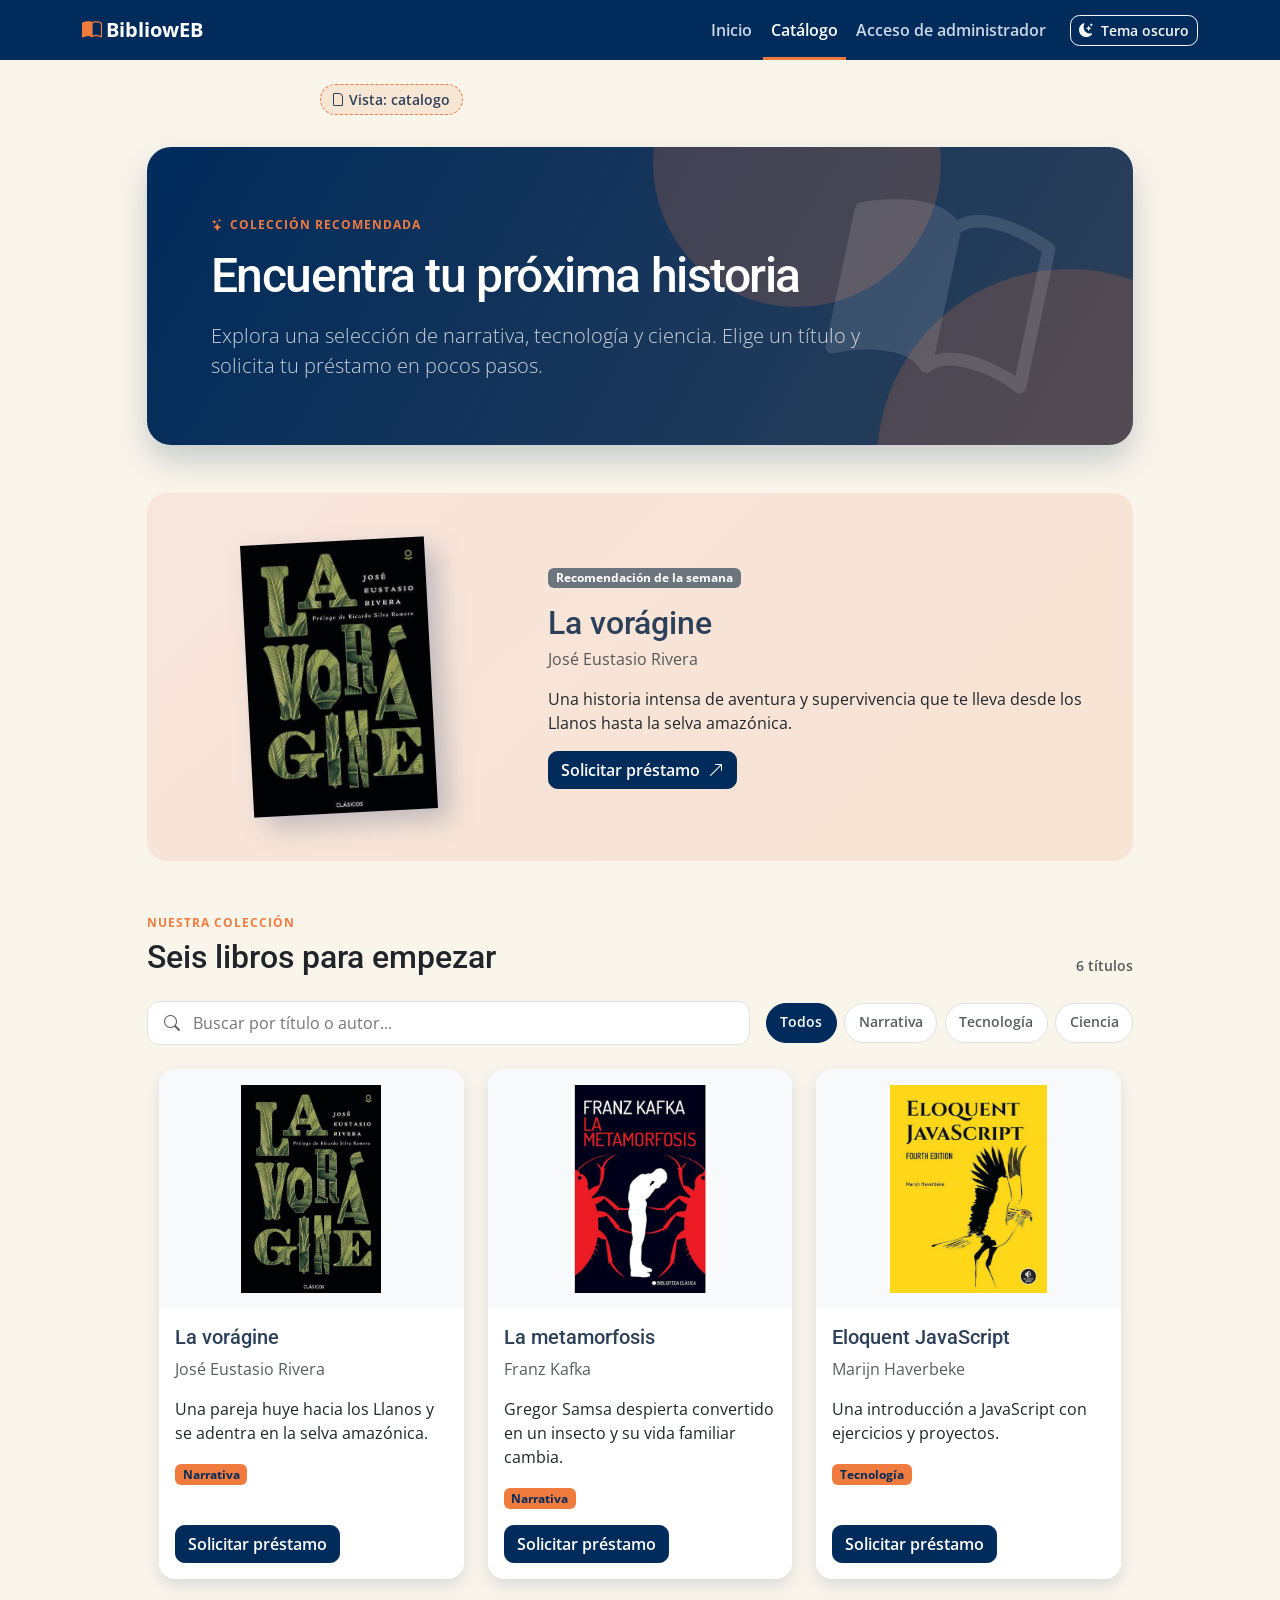
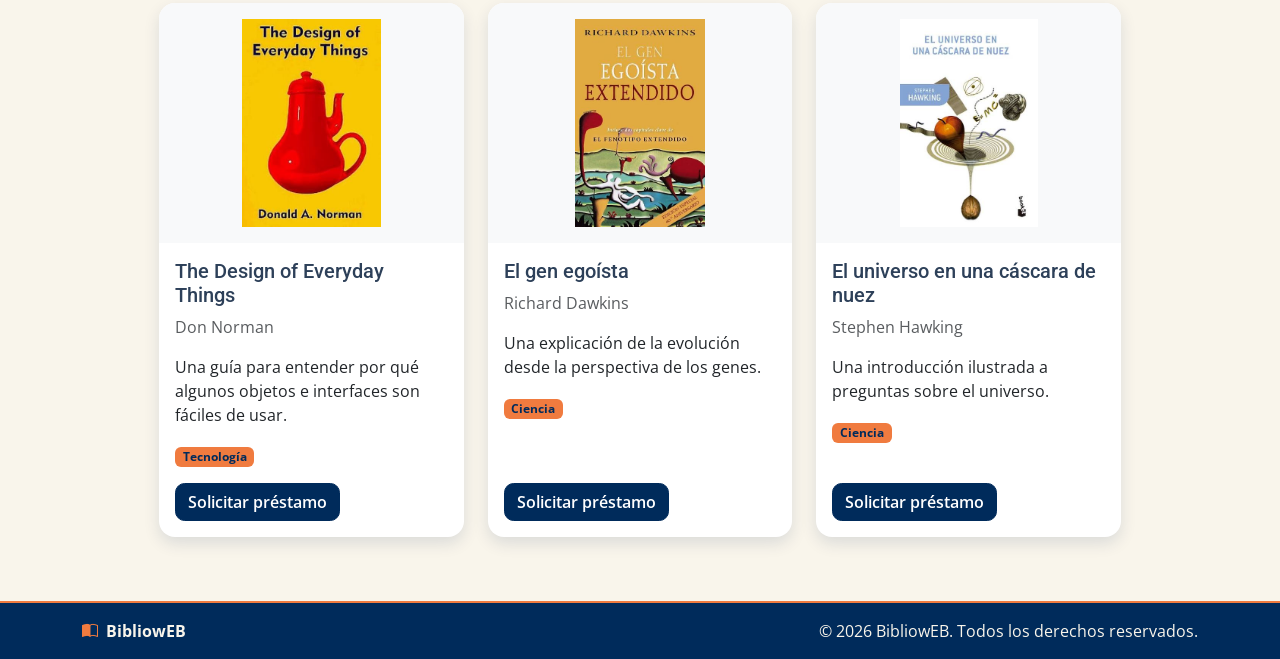
<file: pages/catalogo.html>
<!DOCTYPE html>
<html lang="es" data-bs-theme="light">
<head>
  <meta charset="UTF-8">
  <meta name="viewport" content="width=device-width, initial-scale=1.0">
  <title>Catálogo | BibliowEB</title>
  <link rel="stylesheet"
        href="https://cdn.jsdelivr.net/npm/bootstrap@5.3.9/dist/css/bootstrap.min.css"
        integrity="sha384-yEPZ7jP9S0QKiUQ0m3jjsO4ProIW7wvR9gXkI7JOGa2XVsw53Yke2bsdkBbjmmiX"
        crossorigin="anonymous">
  <link rel="stylesheet" href="https://fonts.googleapis.com/css2?family=Open+Sans:wght@400;600&family=Roboto:wght@500;700&display=swap">
  <link rel="stylesheet" href="https://cdn.jsdelivr.net/npm/bootstrap-icons@1.11.3/font/bootstrap-icons.min.css">
  <link rel="stylesheet" href="../css/styles.css">
</head>
<body>
  <header class="header-biblioweb sticky-top" data-bs-theme="dark">
  <nav class="navbar navbar-expand-lg py-0" aria-label="Navegación principal">
    <div class="container">
      <a class="navbar-brand d-inline-flex align-items-center gap-1 fw-bold"
         href="../index.html">
        <i class="bi bi-book-half icono-marca" aria-hidden="true"></i>
        BibliowEB
      </a>

      <button class="navbar-toggler my-2" type="button"
              data-bs-toggle="collapse" data-bs-target="#menu-principal"
              aria-controls="menu-principal" aria-expanded="false"
              aria-label="Abrir menú de navegación">
        <span class="navbar-toggler-icon"></span>
      </button>

      <div class="collapse navbar-collapse" id="menu-principal">
        <ul class="navbar-nav ms-auto">
          <li class="nav-item">
  <a class="nav-link" href="../index.html">Inicio</a>
</li>
          
         <li class="nav-item">
  <a class="nav-link active" aria-current="page" href="catalogo.html">
    Catálogo
  </a>
</li>
          <li class="nav-item">
            <a class="nav-link" href="login.html">Acceso de administrador</a>
          </li>
          <li class="nav-item" id="menu-panel" hidden>
  <a class="nav-link" href="administracion.html">
    <i class="bi bi-lock-fill me-1" aria-hidden="true"></i>Panel
  </a>
</li>
        </ul>

       <button class="btn btn-outline-light btn-sm ms-lg-3 my-2"
        type="button" id="boton-tema">
  <i class="bi bi-moon-stars-fill me-1" aria-hidden="true"></i>
  <span>Tema oscuro</span>
</button>
      </div>
    </div>
  </nav>
</header>
    <div class="vista-catalogo">
  <span class="etiqueta-vista">
    <span class="icono-archivo" aria-hidden="true"></span>
    Vista: catalogo
  </span>
</div>
  <main class="container catalogo-principal py-3">
    <section class="hero-catalogo mb-5" aria-labelledby="titulo-catalogo">
      <div class="hero-catalogo__contenido">
        <span class="hero-kicker"><i class="bi bi-stars" aria-hidden="true"></i> Colección recomendada</span>
        <h1 id="titulo-catalogo">Encuentra tu próxima historia</h1>
        <p class="lead mb-0">Explora una selección de narrativa, tecnología y ciencia. Elige un título y solicita tu préstamo en pocos pasos.</p>
      </div>
      <div class="hero-catalogo__decoracion" aria-hidden="true">
        <i class="bi bi-book-half"></i>
      </div>
    </section>

    <section class="libro-destacado mb-5" aria-labelledby="titulo-destacado">
      <div class="libro-destacado__portada">
        <img src="../assets/img/lavoragine.jpeg" alt="Portada de La vorágine">
      </div>
      <div class="libro-destacado__contenido">
        <span class="badge text-bg-secondary mb-3">Recomendación de la semana</span>
        <h2 id="titulo-destacado">La vorágine</h2>
        <p class="text-body-secondary">José Eustasio Rivera</p>
        <p>Una historia intensa de aventura y supervivencia que te lleva desde los Llanos hasta la selva amazónica.</p>
        <button type="button" class="btn btn-primary" data-bs-toggle="modal" data-bs-target="#prestamo-la-voragine">
          Solicitar préstamo <i class="bi bi-arrow-up-right ms-1" aria-hidden="true"></i>
        </button>
      </div>
    </section>

    <section aria-labelledby="titulo-seleccion">
      <div class="catalogo-seccion-cabecera">
        <div>
          <span class="hero-kicker">Nuestra colección</span>
          <h2 id="titulo-seleccion">Seis libros para empezar</h2>
        </div>
        <span class="catalogo-contador" id="contador-libros">6 títulos</span>
      </div>

      <div class="catalogo-herramientas mb-4">
        <label class="buscador-catalogo" for="buscador-libros">
          <i class="bi bi-search" aria-hidden="true"></i>
          <input id="buscador-libros" type="search" placeholder="Buscar por título o autor..." autocomplete="off">
        </label>
        <div class="filtros-catalogo" role="group" aria-label="Filtrar por categoría">
          <button class="filtro-catalogo activo" type="button" data-filtro="todos">Todos</button>
          <button class="filtro-catalogo" type="button" data-filtro="narrativa">Narrativa</button>
          <button class="filtro-catalogo" type="button" data-filtro="tecnologia">Tecnología</button>
          <button class="filtro-catalogo" type="button" data-filtro="ciencia">Ciencia</button>
        </div>
      </div>
    </section>

    <!-- Las seis columnas pertenecen a la misma cuadrícula. -->
    <div class="row row-cols-1 row-cols-md-2 row-cols-lg-3 g-4" id="grid-libros">
      <div class="col tarjeta-libro" data-categoria="narrativa" data-busqueda="la voragine jose eustasio rivera">
        <article class="card h-100">
          <img src="../assets/img/lavoragine.jpeg" class="card-img-top portada-libro" alt="Portada de La vorágine">
          <div class="card-body d-flex flex-column">
            <h2 class="card-title h5">La vorágine</h2>
            <p class="card-text text-body-secondary">José Eustasio Rivera</p>
            <p class="card-text">Una pareja huye hacia los Llanos y se adentra en la selva amazónica.</p>
            <p><span class="badge text-bg-secondary">Narrativa</span></p>
            <button
              type="button"
              class="btn btn-primary mt-auto align-self-start"
              data-bs-toggle="modal"
              data-bs-target="#prestamo-la-voragine"
            >
              Solicitar préstamo
            </button>
          </div>
        </article>
      </div>

      <div class="col tarjeta-libro" data-categoria="narrativa" data-busqueda="la metamorfosis franz kafka">
        <article class="card h-100">
          <img src="../assets/img/metamorfosis.jpeg" class="card-img-top portada-libro" alt="Portada de La metamorfosis">
          <div class="card-body d-flex flex-column">
            <h2 class="card-title h5">La metamorfosis</h2>
            <p class="card-text text-body-secondary">Franz Kafka</p>
            <p class="card-text">Gregor Samsa despierta convertido en un insecto y su vida familiar cambia.</p>
            <p><span class="badge text-bg-secondary">Narrativa</span></p>
            <button
              type="button"
              class="btn btn-primary mt-auto align-self-start"
              data-bs-toggle="modal"
              data-bs-target="#prestamo-la-metamorfosis"
            >
              Solicitar préstamo
            </button>
          </div>
        </article>
      </div>

      <div class="col tarjeta-libro" data-categoria="tecnologia" data-busqueda="eloquent javascript marijn haverbeke">
        <article class="card h-100">
          <img src="../assets/img/java.jpeg" class="card-img-top portada-libro" alt="Portada de Eloquent JavaScript">
          <div class="card-body d-flex flex-column">
            <h2 class="card-title h5">Eloquent JavaScript</h2>
            <p class="card-text text-body-secondary">Marijn Haverbeke</p>
            <p class="card-text">Una introducción a JavaScript con ejercicios y proyectos.</p>
            <p><span class="badge text-bg-secondary">Tecnología</span></p>
            <button
              type="button"
              class="btn btn-primary mt-auto align-self-start"
              data-bs-toggle="modal"
              data-bs-target="#prestamo-eloquent-javascript"
            >
              Solicitar préstamo
            </button>
          </div>
        </article>
      </div>

      <div class="col tarjeta-libro" data-categoria="tecnologia" data-busqueda="design everyday things don norman">
        <article class="card h-100">
          <img src="../assets/img/thedesing.jpeg" class="card-img-top portada-libro" alt="Portada de The Design of Everyday Things">
          <div class="card-body d-flex flex-column">
            <h2 class="card-title h5">The Design of Everyday Things</h2>
            <p class="card-text text-body-secondary">Don Norman</p>
            <p class="card-text">Una guía para entender por qué algunos objetos e interfaces son fáciles de usar.</p>
            <p><span class="badge text-bg-secondary">Tecnología</span></p>
            <button
              type="button"
              class="btn btn-primary mt-auto align-self-start"
              data-bs-toggle="modal"
              data-bs-target="#prestamo-design-of-everyday-things"
            >
              Solicitar préstamo
            </button>
          </div>
        </article>
      </div>

      <div class="col tarjeta-libro" data-categoria="ciencia" data-busqueda="gen egoista richard dawkins">
        <article class="card h-100">
          <img src="../assets/img/elgen.jpeg" class="card-img-top portada-libro" alt="Portada de El gen egoísta">
          <div class="card-body d-flex flex-column">
            <h2 class="card-title h5">El gen egoísta</h2>
            <p class="card-text text-body-secondary">Richard Dawkins</p>
            <p class="card-text">Una explicación de la evolución desde la perspectiva de los genes.</p>
            <p><span class="badge text-bg-secondary">Ciencia</span></p>
            <button
              type="button"
              class="btn btn-primary mt-auto align-self-start"
              data-bs-toggle="modal"
              data-bs-target="#prestamo-el-gen-egoista"
            >
              Solicitar préstamo
            </button>
          </div>
        </article>
      </div>

      <div class="col tarjeta-libro" data-categoria="ciencia" data-busqueda="universo cascara nuez stephen hawking">
        <article class="card h-100">
          <img src="../assets/img/eluniversoenunacascara.jpeg" class="card-img-top portada-libro" alt="Portada de El universo en una cáscara de nuez">
          <div class="card-body d-flex flex-column">
            <h2 class="card-title h5">El universo en una cáscara de nuez</h2>
            <p class="card-text text-body-secondary">Stephen Hawking</p>
            <p class="card-text">Una introducción ilustrada a preguntas sobre el universo.</p>
            <p><span class="badge text-bg-secondary">Ciencia</span></p>
            <button
              type="button"
              class="btn btn-primary mt-auto align-self-start"
              data-bs-toggle="modal"
              data-bs-target="#prestamo-el-universo-en-una-cascara-de-nuez"
            >
              Solicitar préstamo
            </button>
          </div>
        </article>
      </div>
    </div>
  </main>

  <!-- Cada botón apunta al ID del modal de su propio libro. -->
  <div class="modal fade" id="prestamo-la-voragine" tabindex="-1"
       aria-labelledby="titulo-la-voragine" aria-hidden="true">
    <div class="modal-dialog modal-dialog-centered modal-dialog-scrollable">
      <div class="modal-content">
        <div class="modal-header">
          <h2 class="modal-title fs-5" id="titulo-la-voragine">Solicitar préstamo de La vorágine</h2>
          <button type="button" class="btn-close" data-bs-dismiss="modal" aria-label="Cerrar"></button>
        </div>
        <div class="modal-body">
          <p>La historia de Arturo Cova y Alicia retrata la explotación de los trabajadores del caucho en la selva.</p>
          <p class="small text-body-secondary">Formulario de demostración. Los datos ingresados no se guardan.</p>
          <form>
            <div class="mb-3">
              <label for="nombre-la-voragine" class="form-label">Nombre del solicitante</label>
              <input type="text" class="form-control" id="nombre-la-voragine">
            </div>
            <div class="mb-3">
              <label for="correo-la-voragine" class="form-label">Correo electrónico</label>
              <input type="email" class="form-control" id="correo-la-voragine">
            </div>
            <div class="mb-3">
              <label for="comentario-la-voragine" class="form-label">Comentario (opcional)</label>
              <textarea class="form-control" id="comentario-la-voragine" rows="3"></textarea>
            </div>
            <div class="form-check">
              <input type="checkbox" class="form-check-input" id="terminos-la-voragine">
              <label for="terminos-la-voragine" class="form-check-label">Acepto los términos del préstamo</label>
            </div>
          </form>
        </div>
        <div class="modal-footer">
          <button type="button" class="btn btn-secondary" data-bs-dismiss="modal">Cerrar</button>
          <button type="list" class="btn btn-primary">Enviar solicitud</button>
        </div>
      </div>
    </div>
  </div>

  <div class="modal fade" id="prestamo-la-metamorfosis" tabindex="-1"
       aria-labelledby="titulo-la-metamorfosis" aria-hidden="true">
    <div class="modal-dialog modal-dialog-centered modal-dialog-scrollable">
      <div class="modal-content">
        <div class="modal-header">
          <h2 class="modal-title fs-5" id="titulo-la-metamorfosis">Solicitar préstamo de La metamorfosis</h2>
          <button type="button" class="btn-close" data-bs-dismiss="modal" aria-label="Cerrar"></button>
        </div>
        <div class="modal-body">
          <p>La transformación de Gregor obliga a su familia a replantearse su relación con él y con el trabajo que los sostenía.</p>
          <p class="small text-body-secondary">Formulario de demostración. Los datos ingresados no se guardan.</p>
          <form>
            <div class="mb-3">
              <label for="nombre-la-metamorfosis" class="form-label">Nombre del solicitante</label>
              <input type="text" class="form-control" id="nombre-la-metamorfosis">
            </div>
            <div class="mb-3">
              <label for="correo-la-metamorfosis" class="form-label">Correo electrónico</label>
              <input type="email" class="form-control" id="correo-la-metamorfosis">
            </div>
            <div class="mb-3">
              <label for="comentario-la-metamorfosis" class="form-label">Comentario (opcional)</label>
              <textarea class="form-control" id="comentario-la-metamorfosis" rows="3"></textarea>
            </div>
            <div class="form-check">
              <input type="checkbox" class="form-check-input" id="terminos-la-metamorfosis">
              <label for="terminos-la-metamorfosis" class="form-check-label">Acepto los términos del préstamo</label>
            </div>
          </form>
        </div>
        <div class="modal-footer">
          <button type="button" class="btn btn-secondary" data-bs-dismiss="modal">Cerrar</button>
          <button type="button" class="btn btn-primary">Enviar solicitud</button>
        </div>
      </div>
    </div>
  </div>

  <div class="modal fade" id="prestamo-eloquent-javascript" tabindex="-1"
       aria-labelledby="titulo-eloquent-javascript" aria-hidden="true">
    <div class="modal-dialog modal-dialog-centered modal-dialog-scrollable">
      <div class="modal-content">
        <div class="modal-header">
          <h2 class="modal-title fs-5" id="titulo-eloquent-javascript">Solicitar préstamo de Eloquent JavaScript</h2>
          <button type="button" class="btn-close" data-bs-dismiss="modal" aria-label="Cerrar"></button>
        </div>
        <div class="modal-body">
          <p>Explica funciones, objetos y el DOM mediante ejemplos que puedes practicar en el navegador.</p>
          <p class="small text-body-secondary">Formulario de demostración. Los datos ingresados no se guardan.</p>
          <form>
            <div class="mb-3">
              <label for="nombre-eloquent-javascript" class="form-label">Nombre del solicitante</label>
              <input type="text" class="form-control" id="nombre-eloquent-javascript">
            </div>
            <div class="mb-3">
              <label for="correo-eloquent-javascript" class="form-label">Correo electrónico</label>
              <input type="email" class="form-control" id="correo-eloquent-javascript">
            </div>
            <div class="mb-3">
              <label for="comentario-eloquent-javascript" class="form-label">Comentario (opcional)</label>
              <textarea class="form-control" id="comentario-eloquent-javascript" rows="3"></textarea>
            </div>
            <div class="form-check">
              <input type="checkbox" class="form-check-input" id="terminos-eloquent-javascript">
              <label for="terminos-eloquent-javascript" class="form-check-label">Acepto los términos del préstamo</label>
            </div>
          </form>
        </div>
        <div class="modal-footer">
          <button type="button" class="btn btn-secondary" data-bs-dismiss="modal">Cerrar</button>
          <button type="button" class="btn btn-primary">Enviar solicitud</button>
        </div>
      </div>
    </div>
  </div>

  <div class="modal fade" id="prestamo-design-of-everyday-things" tabindex="-1"
       aria-labelledby="titulo-design-of-everyday-things" aria-hidden="true">
    <div class="modal-dialog modal-dialog-centered modal-dialog-scrollable">
      <div class="modal-content">
        <div class="modal-header">
          <h2 class="modal-title fs-5" id="titulo-design-of-everyday-things">Solicitar préstamo de The Design of Everyday Things</h2>
          <button type="button" class="btn-close" data-bs-dismiss="modal" aria-label="Cerrar"></button>
        </div>
        <div class="modal-body">
          <p>Explica cómo el diseño puede indicar qué acciones están disponibles y cómo el usuario recibe respuesta al realizarlas.</p>
          <p class="small text-body-secondary">Formulario de demostración. Los datos ingresados no se guardan.</p>
          <form>
            <div class="mb-3">
              <label for="nombre-design-of-everyday-things" class="form-label">Nombre del solicitante</label>
              <input type="text" class="form-control" id="nombre-design-of-everyday-things">
            </div>
            <div class="mb-3">
              <label for="correo-design-of-everyday-things" class="form-label">Correo electrónico</label>
              <input type="email" class="form-control" id="correo-design-of-everyday-things">
            </div>
            <div class="mb-3">
              <label for="comentario-design-of-everyday-things" class="form-label">Comentario (opcional)</label>
              <textarea class="form-control" id="comentario-design-of-everyday-things" rows="3"></textarea>
            </div>
            <div class="form-check">
              <input type="checkbox" class="form-check-input" id="terminos-design-of-everyday-things">
              <label for="terminos-design-of-everyday-things" class="form-check-label">Acepto los términos del préstamo</label>
            </div>
          </form>
        </div>
        <div class="modal-footer">
          <button type="button" class="btn btn-secondary" data-bs-dismiss="modal">Cerrar</button>
          <button type="button" class="btn btn-primary">Enviar solicitud</button>
        </div>
      </div>
    </div>
  </div>

  <div class="modal fade" id="prestamo-el-gen-egoista" tabindex="-1"
       aria-labelledby="titulo-el-gen-egoista" aria-hidden="true">
    <div class="modal-dialog modal-dialog-centered modal-dialog-scrollable">
      <div class="modal-content">
        <div class="modal-header">
          <h2 class="modal-title fs-5" id="titulo-el-gen-egoista">Solicitar préstamo de El gen egoísta</h2>
          <button type="button" class="btn-close" data-bs-dismiss="modal" aria-label="Cerrar"></button>
        </div>
        <div class="modal-body">
          <p>El autor presenta la selección natural desde la perspectiva de los genes y explora cómo puede surgir la cooperación.</p>
          <p class="small text-body-secondary">Formulario de demostración. Los datos ingresados no se guardan.</p>
          <form>
            <div class="mb-3">
              <label for="nombre-el-gen-egoista" class="form-label">Nombre del solicitante</label>
              <input type="text" class="form-control" id="nombre-el-gen-egoista">
            </div>
            <div class="mb-3">
              <label for="correo-el-gen-egoista" class="form-label">Correo electrónico</label>
              <input type="email" class="form-control" id="correo-el-gen-egoista">
            </div>
            <div class="mb-3">
              <label for="comentario-el-gen-egoista" class="form-label">Comentario (opcional)</label>
              <textarea class="form-control" id="comentario-el-gen-egoista" rows="3"></textarea>
            </div>
            <div class="form-check">
              <input type="checkbox" class="form-check-input" id="terminos-el-gen-egoista">
              <label for="terminos-el-gen-egoista" class="form-check-label">Acepto los términos del préstamo</label>
            </div>
          </form>
        </div>
        <div class="modal-footer">
          <button type="button" class="btn btn-secondary" data-bs-dismiss="modal">Cerrar</button>
          <button type="button" class="btn btn-primary">Enviar solicitud</button>
        </div>
      </div>
    </div>
  </div>

  <div class="modal fade" id="prestamo-el-universo-en-una-cascara-de-nuez" tabindex="-1"
       aria-labelledby="titulo-el-universo-en-una-cascara-de-nuez" aria-hidden="true">
    <div class="modal-dialog modal-dialog-centered modal-dialog-scrollable">
      <div class="modal-content">
        <div class="modal-header">
          <h2 class="modal-title fs-5" id="titulo-el-universo-en-una-cascara-de-nuez">Solicitar préstamo de El universo en una cáscara de nuez</h2>
          <button type="button" class="btn-close" data-bs-dismiss="modal" aria-label="Cerrar"></button>
        </div>
        <div class="modal-body">
          <p>Recorre temas como la relatividad, la física cuántica y las hipótesis sobre la estructura del espacio y el tiempo.</p>
          <p class="small text-body-secondary">Formulario de demostración. Los datos ingresados no se guardan.</p>
          <form>
            <div class="mb-3">
              <label for="nombre-el-universo-en-una-cascara-de-nuez" class="form-label">Nombre del solicitante</label>
              <input type="text" class="form-control" id="nombre-el-universo-en-una-cascara-de-nuez">
            </div>
            <div class="mb-3">
              <label for="correo-el-universo-en-una-cascara-de-nuez" class="form-label">Correo electrónico</label>
              <input type="email" class="form-control" id="correo-el-universo-en-una-cascara-de-nuez">
            </div>
            <div class="mb-3">
              <label for="comentario-el-universo-en-una-cascara-de-nuez" class="form-label">Comentario (opcional)</label>
              <textarea class="form-control" id="comentario-el-universo-en-una-cascara-de-nuez" rows="3"></textarea>
            </div>
            <div class="form-check">
              <input type="checkbox" class="form-check-input" id="terminos-el-universo-en-una-cascara-de-nuez">
              <label for="terminos-el-universo-en-una-cascara-de-nuez" class="form-check-label">Acepto los términos del préstamo</label>
            </div>
          </form>
        </div>
        <div class="modal-footer">
          <button type="button" class="btn btn-secondary" data-bs-dismiss="modal">Cerrar</button>
          <button type="button" class="btn btn-primary">Enviar solicitud</button>
        </div>
      </div>
    </div>
  </div>

  <script src="https://cdn.jsdelivr.net/npm/bootstrap@5.3.9/dist/js/bootstrap.bundle.min.js"
          integrity="sha384-WyOxWvTyr1QaMPfiPJSv76iReVthorl5uWlFtZPyK0IEB0hGzo9y5Bp9mYanr8Bu"
          crossorigin="anonymous"></script>
          <script src="../js/script.js"></script>

  <footer class="footer-biblioweb py-3" data-bs-theme="dark">
  <div class="container d-flex flex-column flex-md-row
              align-items-center justify-content-between gap-2 text-center">
    <a class="footer-marca d-inline-flex align-items-center gap-2 fw-bold"
       href="../index.html">
      <i class="bi bi-book-half" aria-hidden="true"></i>
      BibliowEB
    </a>

    <p class="mb-0">
      &copy; 2026 BibliowEB. Todos los derechos reservados.
    </p>
  </div>
  </footer>
</body>
</html>
</file>
<file: css/styles.css>
:root {
  --marca-marfil: #F9F5EB;
  --marca-coral: #EA5455;
  --marca-naranja: #F07B3F;
  --marca-pizarra: #2D4059;
  --marca-azul: #002B5B;
}

html {
  overflow-y: scroll;
}

.header-biblioweb {
  background-color: var(--marca-azul);
}

.header-biblioweb .icono-marca {
  color: var(--marca-naranja);
}

.header-biblioweb .nav-link {
  color: #cbd8e5;
  font-weight: 600;
}

.header-biblioweb .nav-link:hover,
.header-biblioweb .nav-link:focus-visible,
.header-biblioweb .nav-link.active {
  color: #fff;
}

.header-biblioweb .nav-link.active {
  border-bottom: 3px solid var(--marca-naranja);
}

@media (min-width: 992px) {
  .header-biblioweb .navbar-nav {
    align-items: center;
    gap: 0.15rem;
  }

  .header-biblioweb .nav-link {
    display: flex;
    align-items: center;
    justify-content: center;
    min-height: 3.75rem;
    padding: 1rem 0.75rem 0.875rem;
    border-bottom: 3px solid transparent;
    white-space: nowrap;
  }
}

@media (max-width: 991.98px) {
  .header-biblioweb .nav-link {
    white-space: nowrap;
  }
}

body {
  font-family: "Open Sans", sans-serif;
}

h1,
h2 {
  font-family: "Roboto", sans-serif;
}


.portada-libro {
  height: 15rem;
  object-fit: contain;
  padding: 1rem;
  background-color: var(--bs-tertiary-bg);
  transition: transform 0.25s ease;
}

[data-bs-theme="light"] body {
  background-color: var(--marca-marfil);
}

[data-bs-theme="light"] h1,
[data-bs-theme="light"] .card-title,
[data-bs-theme="light"] .modal-title {
  color: var(--marca-pizarra);
}

h1 {
  font-size: clamp(2rem, 4vw, 3rem);
  letter-spacing: -0.03em;
  border-bottom: 3px solid var(--marca-coral);
  padding-bottom: 0.75rem;
}

.catalogo-principal {
  padding-top: 2rem !important;
  padding-bottom: 4rem !important;
}

.card {
  border: 0;
  border-radius: 1rem;
  overflow: hidden;
  box-shadow: 0 0.4rem 1rem rgba(0, 43, 91, 0.12);
  transition: transform 0.25s ease, box-shadow 0.25s ease;
}

.card:hover {
  transform: translateY(-0.4rem);
  box-shadow: 0 0.8rem 1.5rem rgba(0, 43, 91, 0.2);
}

.card:hover .portada-libro {
  transform: scale(1.04);
}

.btn {
  border-radius: 0.6rem;
  font-weight: 600;
}

.card .badge {
  background-color: var(--marca-naranja) !important;
  color: var(--marca-azul) !important;
}

.btn-primary {
  --bs-btn-color: #fff;
  --bs-btn-bg: var(--marca-azul);
  --bs-btn-border-color: var(--marca-azul);
  --bs-btn-hover-bg: var(--marca-pizarra);
  --bs-btn-hover-border-color: var(--marca-pizarra);
  --bs-btn-active-bg: var(--marca-pizarra);
  --bs-btn-active-border-color: var(--marca-pizarra);
}

#boton-tema {
  width: 8rem;
  text-align: center;
}

.etiqueta-vista {
  display : inline-flex;
  align-items: center;
  gap: 0.375rem;
  padding: 0.25rem 0.75rem;
  background-color: rgba(240, 123, 63, 0.12);
  border: 1px dashed var(--bs-secondary-color);
  border-color: var(--marca-naranja);
  border-radius: 50rem;
  font-size: 0.875rem;
  font-weight: 600;
}

[data-bs-theme="light"] .etiqueta-vista {
  color: var(--marca-pizarra);
}

.icono-archivo {
  display: inline-grid;
  place-items: center;
  width: 0.625rem;
  height: 0.8125rem;
  border: 1px solid currentColor;
  border-radius: 1px 4px 1px 1px;
  font-size: 0.5rem;
  line-height: 1;
}

.vista-catalogo {
  display: flex;
  flex-direction: row;
  justify-content: flex-start;
  width: 100%;
  margin: 1.5rem 0 0;
  padding-inline: clamp(2rem, 25vw, 24rem);
}

.catalogo-principal {
  padding-inline: clamp(2rem, 6vw, 6rem) !important;
}

.catalogo-principal .row {
  margin-inline: 0;
}

.hero-catalogo {
  position: relative;
  isolation: isolate;
  display: flex;
  align-items: center;
  min-height: 18rem;
  padding: clamp(2rem, 5vw, 4rem);
  overflow: hidden;
  border-radius: 1.5rem;
  color: #fff;
  background: linear-gradient(120deg, var(--marca-azul), var(--marca-pizarra));
  box-shadow: 0 1rem 2rem rgba(0, 43, 91, 0.2);
}

.hero-catalogo::before,
.hero-catalogo::after {
  position: absolute;
  z-index: -1;
  content: "";
  border-radius: 50%;
  background: rgba(240, 123, 63, 0.2);
}

.hero-catalogo::before {
  width: 18rem;
  height: 18rem;
  top: -8rem;
  right: 12rem;
}

.hero-catalogo::after {
  width: 24rem;
  height: 24rem;
  right: -8rem;
  bottom: -13rem;
}

.hero-catalogo__contenido {
  max-width: 42rem;
}

.hero-catalogo h1 {
  margin: 0.75rem 0 1rem;
  padding: 0;
  border: 0;
  color: #fff;
}

.hero-catalogo .lead {
  color: rgba(255, 255, 255, 0.78);
}

.hero-kicker {
  display: inline-flex;
  align-items: center;
  gap: 0.4rem;
  color: var(--marca-naranja);
  font-size: 0.78rem;
  font-weight: 700;
  letter-spacing: 0.08em;
  text-transform: uppercase;
}

.hero-catalogo__decoracion {
  position: absolute;
  right: 9%;
  color: rgba(255, 255, 255, 0.12);
  font-size: clamp(7rem, 16vw, 13rem);
  transform: rotate(12deg);
}

.libro-destacado {
  display: grid;
  grid-template-columns: minmax(10rem, 0.7fr) 1.3fr;
  align-items: center;
  gap: clamp(1.5rem, 5vw, 4rem);
  padding: clamp(1.5rem, 4vw, 3rem);
  border-radius: 1.25rem;
  background: linear-gradient(135deg, rgba(234, 84, 85, 0.1), rgba(240, 123, 63, 0.14));
}

.libro-destacado__portada {
  display: grid;
  place-items: center;
}

.libro-destacado__portada img {
  width: min(100%, 14rem);
  height: 17rem;
  object-fit: contain;
  filter: drop-shadow(0.8rem 0.8rem 0.8rem rgba(0, 43, 91, 0.22));
  transform: rotate(-3deg);
}

.libro-destacado h2 {
  margin-bottom: 0.25rem;
  color: var(--marca-pizarra);
}

.catalogo-seccion-cabecera {
  display: flex;
  align-items: end;
  justify-content: space-between;
  gap: 1rem;
  margin-bottom: 1.5rem;
}

.catalogo-seccion-cabecera h2 {
  margin: 0.35rem 0 0;
}

.catalogo-contador {
  color: var(--bs-secondary-color);
  font-size: 0.9rem;
  font-weight: 600;
}

.catalogo-herramientas {
  display: flex;
  align-items: center;
  justify-content: space-between;
  gap: 1rem;
  flex-wrap: wrap;
}

.buscador-catalogo {
  display: flex;
  align-items: center;
  flex: 1 1 16rem;
  gap: 0.7rem;
  min-height: 2.75rem;
  padding: 0 1rem;
  border: 1px solid var(--bs-border-color);
  border-radius: 0.75rem;
  background: var(--bs-body-bg);
}

.buscador-catalogo:focus-within {
  border-color: var(--marca-coral);
  box-shadow: 0 0 0 0.2rem rgba(234, 84, 85, 0.15);
}

.buscador-catalogo i {
  color: var(--bs-secondary-color);
}

.buscador-catalogo input {
  width: 100%;
  border: 0;
  outline: 0;
  color: var(--bs-body-color);
  background: transparent;
}

.filtros-catalogo {
  display: flex;
  gap: 0.45rem;
  flex-wrap: wrap;
}

.filtro-catalogo {
  padding: 0.55rem 0.85rem;
  border: 1px solid var(--bs-border-color);
  border-radius: 50rem;
  color: var(--bs-secondary-color);
  background: var(--bs-body-bg);
  font-size: 0.85rem;
  font-weight: 600;
  transition: color 0.2s ease, background-color 0.2s ease, border-color 0.2s ease;
}

.filtro-catalogo:hover,
.filtro-catalogo.activo {
  border-color: var(--marca-azul);
  color: #fff;
  background: var(--marca-azul);
}

.tarjeta-libro.oculta {
  display: none;
}

@media (max-width: 767.98px) {
  .hero-catalogo__decoracion {
    right: -2rem;
    opacity: 0.7;
  }

  .libro-destacado {
    grid-template-columns: 1fr;
    text-align: center;
  }

  .catalogo-seccion-cabecera {
    align-items: start;
    flex-direction: column;
  }
}

.footer-biblioweb {
  background-color: var(--marca-azul, #002B5B);
  color: var(--marca-marfil, #F9F5EB);
  border-top: 2px solid var(--marca-naranja, #F07B3F);
}

.footer-biblioweb .footer-marca {
  color: inherit;
  text-decoration: none;
}

.footer-biblioweb .footer-marca i {
  color: var(--marca-naranja, #F07B3F);
}
</file>
